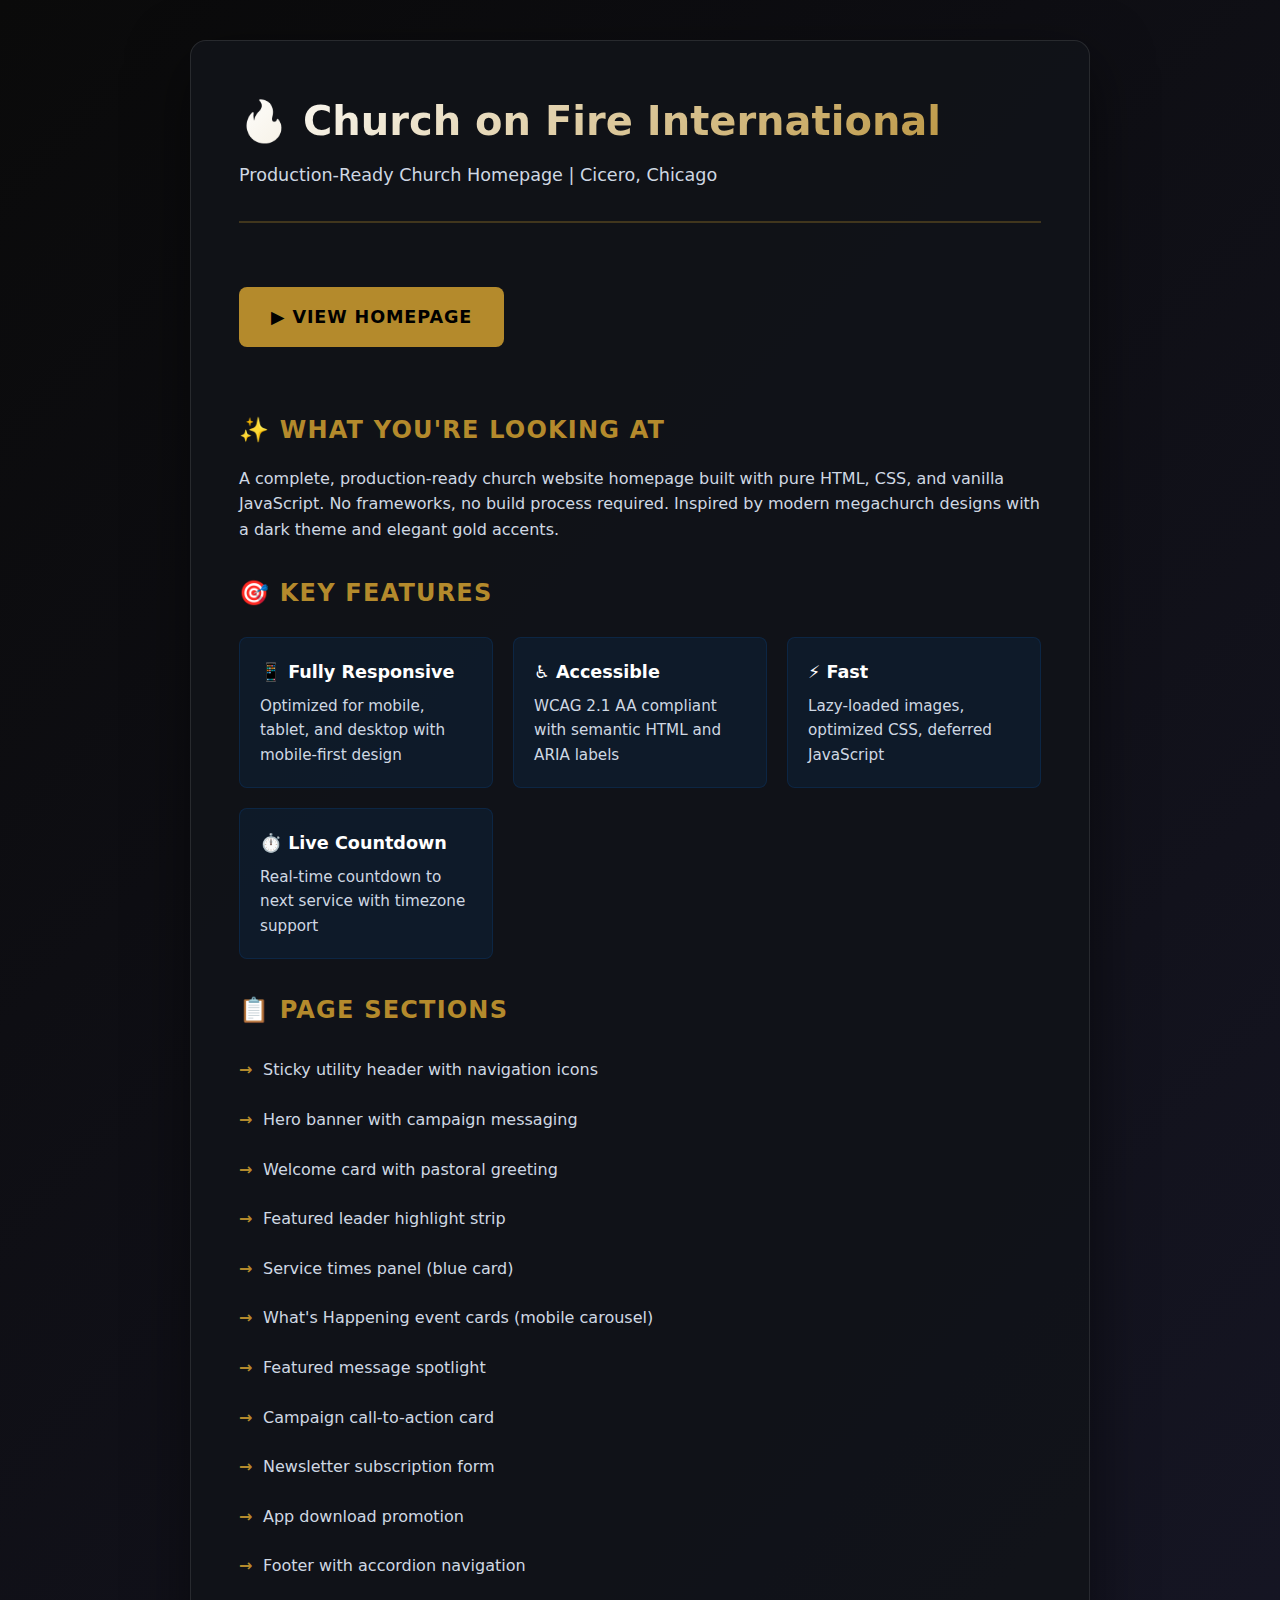
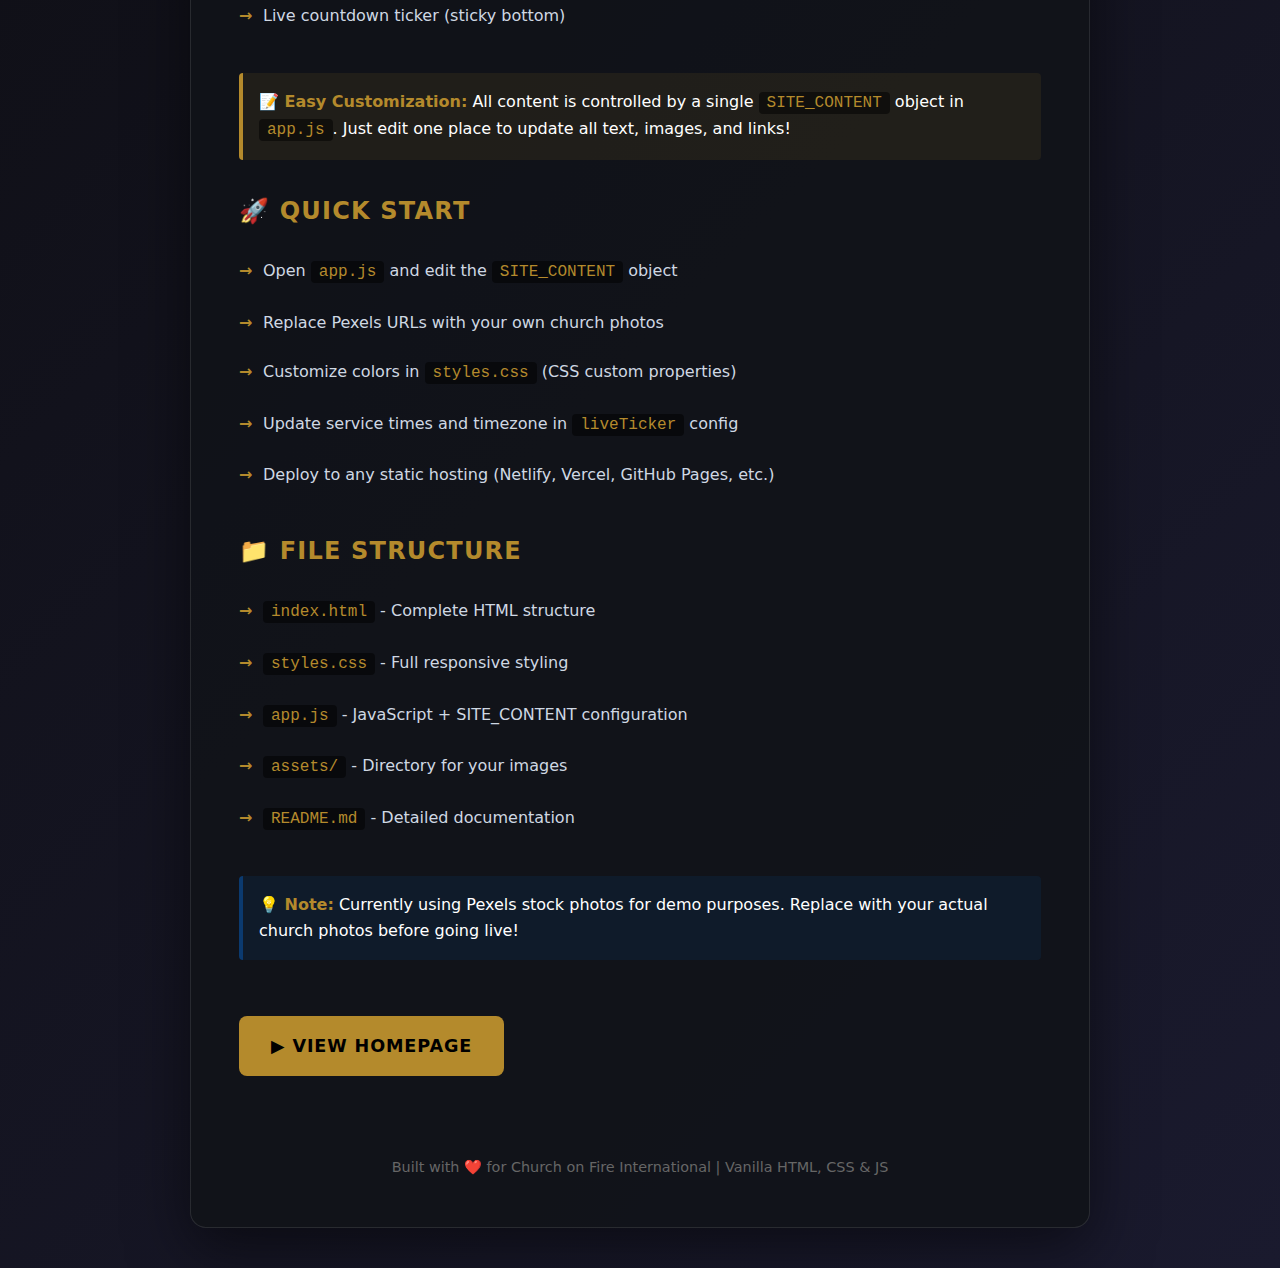
<file: public/demo.html>
<!DOCTYPE html>
<html lang="en">
<head>
    <meta charset="UTF-8">
    <meta name="viewport" content="width=device-width, initial-scale=1.0">
    <title>Church Homepage - Demo Info</title>
    <style>
        * {
            margin: 0;
            padding: 0;
            box-sizing: border-box;
        }
        body {
            font-family: -apple-system, BlinkMacSystemFont, 'Segoe UI', system-ui, sans-serif;
            background: linear-gradient(135deg, #0a0a0a 0%, #1a1a2e 100%);
            color: #ffffff;
            padding: 40px 20px;
            line-height: 1.6;
            min-height: 100vh;
        }
        .container {
            max-width: 900px;
            margin: 0 auto;
            background: rgba(17, 19, 24, 0.9);
            padding: 48px;
            border-radius: 16px;
            box-shadow: 0 20px 60px rgba(0, 0, 0, 0.5);
            border: 1px solid rgba(255, 255, 255, 0.1);
        }
        h1 {
            font-size: 2.5rem;
            margin-bottom: 8px;
            background: linear-gradient(135deg, #ffffff 0%, #b48a2c 100%);
            -webkit-background-clip: text;
            -webkit-text-fill-color: transparent;
            background-clip: text;
        }
        .subtitle {
            color: #cfd8e3;
            font-size: 1.1rem;
            margin-bottom: 32px;
            padding-bottom: 32px;
            border-bottom: 2px solid rgba(180, 138, 44, 0.3);
        }
        .btn {
            display: inline-block;
            padding: 16px 32px;
            background: #b48a2c;
            color: #000;
            text-decoration: none;
            border-radius: 8px;
            font-weight: 700;
            font-size: 1.1rem;
            text-transform: uppercase;
            letter-spacing: 0.05em;
            transition: all 0.3s ease;
            margin: 32px 0;
        }
        .btn:hover {
            background: #d39d35;
            transform: translateY(-2px);
            box-shadow: 0 8px 20px rgba(180, 138, 44, 0.4);
        }
        .section {
            margin: 32px 0;
        }
        h2 {
            color: #b48a2c;
            font-size: 1.5rem;
            margin-bottom: 16px;
            text-transform: uppercase;
            letter-spacing: 0.05em;
        }
        ul {
            list-style: none;
            padding: 0;
        }
        li {
            padding: 12px 0;
            padding-left: 24px;
            position: relative;
            color: #cfd8e3;
        }
        li:before {
            content: "→";
            position: absolute;
            left: 0;
            color: #b48a2c;
            font-weight: bold;
        }
        .feature-grid {
            display: grid;
            grid-template-columns: repeat(auto-fit, minmax(250px, 1fr));
            gap: 20px;
            margin: 24px 0;
        }
        .feature {
            background: rgba(11, 58, 111, 0.2);
            padding: 20px;
            border-radius: 8px;
            border: 1px solid rgba(11, 58, 111, 0.4);
        }
        .feature h3 {
            color: #ffffff;
            font-size: 1.1rem;
            margin-bottom: 8px;
        }
        .feature p {
            color: #cfd8e3;
            font-size: 0.95rem;
        }
        code {
            background: rgba(0, 0, 0, 0.5);
            padding: 2px 8px;
            border-radius: 4px;
            color: #b48a2c;
            font-family: 'Courier New', monospace;
        }
        .highlight {
            background: rgba(180, 138, 44, 0.1);
            border-left: 4px solid #b48a2c;
            padding: 16px;
            margin: 24px 0;
            border-radius: 4px;
        }
        .highlight strong {
            color: #b48a2c;
        }
    </style>
</head>
<body>
    <div class="container">
        <h1>🔥 Church on Fire International</h1>
        <p class="subtitle">Production-Ready Church Homepage | Cicero, Chicago</p>

        <a href="index.html" class="btn">▶ View Homepage</a>

        <div class="section">
            <h2>✨ What You're Looking At</h2>
            <p style="color: #cfd8e3; margin: 16px 0;">
                A complete, production-ready church website homepage built with pure HTML, CSS, and vanilla JavaScript.
                No frameworks, no build process required. Inspired by modern megachurch designs with a dark theme and elegant gold accents.
            </p>
        </div>

        <div class="section">
            <h2>🎯 Key Features</h2>
            <div class="feature-grid">
                <div class="feature">
                    <h3>📱 Fully Responsive</h3>
                    <p>Optimized for mobile, tablet, and desktop with mobile-first design</p>
                </div>
                <div class="feature">
                    <h3>♿ Accessible</h3>
                    <p>WCAG 2.1 AA compliant with semantic HTML and ARIA labels</p>
                </div>
                <div class="feature">
                    <h3>⚡ Fast</h3>
                    <p>Lazy-loaded images, optimized CSS, deferred JavaScript</p>
                </div>
                <div class="feature">
                    <h3>⏱️ Live Countdown</h3>
                    <p>Real-time countdown to next service with timezone support</p>
                </div>
            </div>
        </div>

        <div class="section">
            <h2>📋 Page Sections</h2>
            <ul>
                <li>Sticky utility header with navigation icons</li>
                <li>Hero banner with campaign messaging</li>
                <li>Welcome card with pastoral greeting</li>
                <li>Featured leader highlight strip</li>
                <li>Service times panel (blue card)</li>
                <li>What's Happening event cards (mobile carousel)</li>
                <li>Featured message spotlight</li>
                <li>Campaign call-to-action card</li>
                <li>Newsletter subscription form</li>
                <li>App download promotion</li>
                <li>Footer with accordion navigation</li>
                <li>Live countdown ticker (sticky bottom)</li>
            </ul>
        </div>

        <div class="highlight">
            <strong>📝 Easy Customization:</strong> All content is controlled by a single <code>SITE_CONTENT</code> object
            in <code>app.js</code>. Just edit one place to update all text, images, and links!
        </div>

        <div class="section">
            <h2>🚀 Quick Start</h2>
            <ul>
                <li>Open <code>app.js</code> and edit the <code>SITE_CONTENT</code> object</li>
                <li>Replace Pexels URLs with your own church photos</li>
                <li>Customize colors in <code>styles.css</code> (CSS custom properties)</li>
                <li>Update service times and timezone in <code>liveTicker</code> config</li>
                <li>Deploy to any static hosting (Netlify, Vercel, GitHub Pages, etc.)</li>
            </ul>
        </div>

        <div class="section">
            <h2>📁 File Structure</h2>
            <ul>
                <li><code>index.html</code> - Complete HTML structure</li>
                <li><code>styles.css</code> - Full responsive styling</li>
                <li><code>app.js</code> - JavaScript + SITE_CONTENT configuration</li>
                <li><code>assets/</code> - Directory for your images</li>
                <li><code>README.md</code> - Detailed documentation</li>
            </ul>
        </div>

        <div class="highlight" style="background: rgba(11, 58, 111, 0.2); border-left-color: #0b3a6f;">
            <strong>💡 Note:</strong> Currently using Pexels stock photos for demo purposes.
            Replace with your actual church photos before going live!
        </div>

        <a href="index.html" class="btn">▶ View Homepage</a>

        <p style="text-align: center; margin-top: 48px; color: #666; font-size: 0.9rem;">
            Built with ❤️ for Church on Fire International | Vanilla HTML, CSS & JS
        </p>
    </div>
</body>
</html>
</file>
